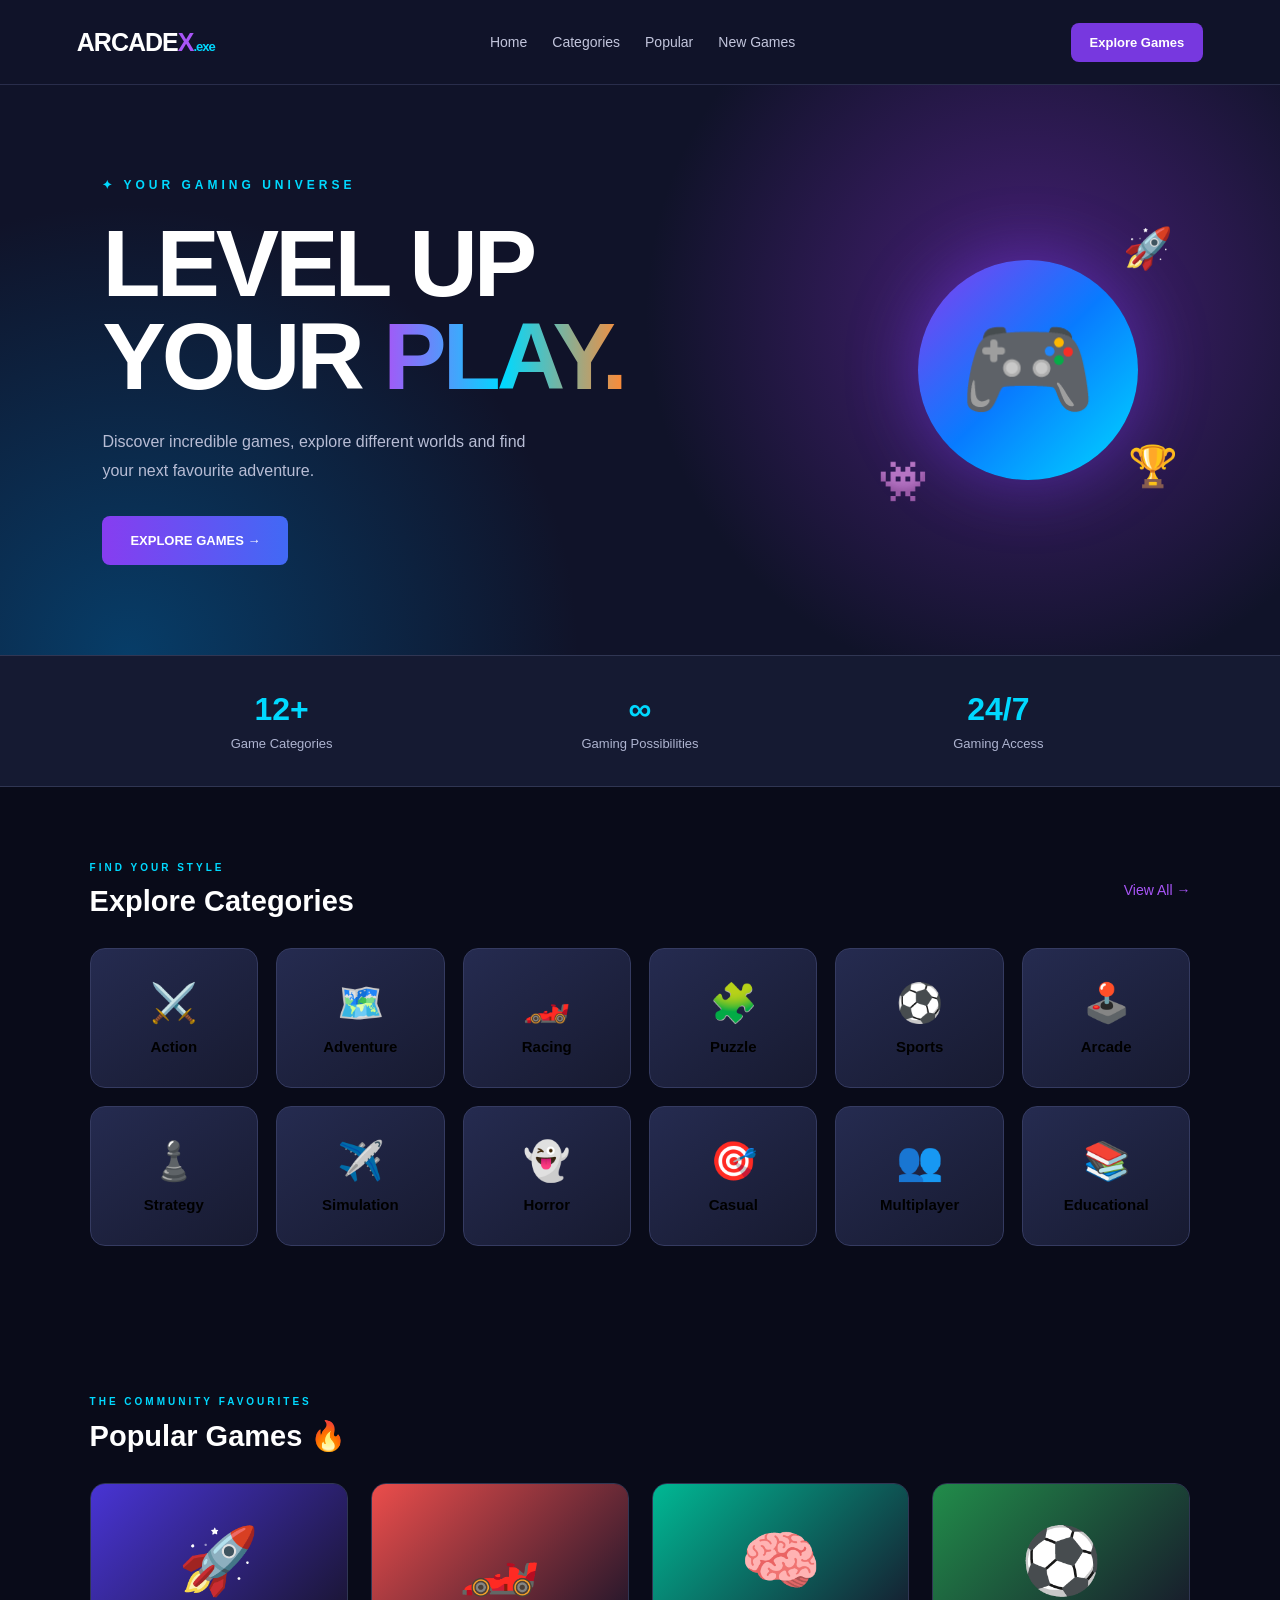
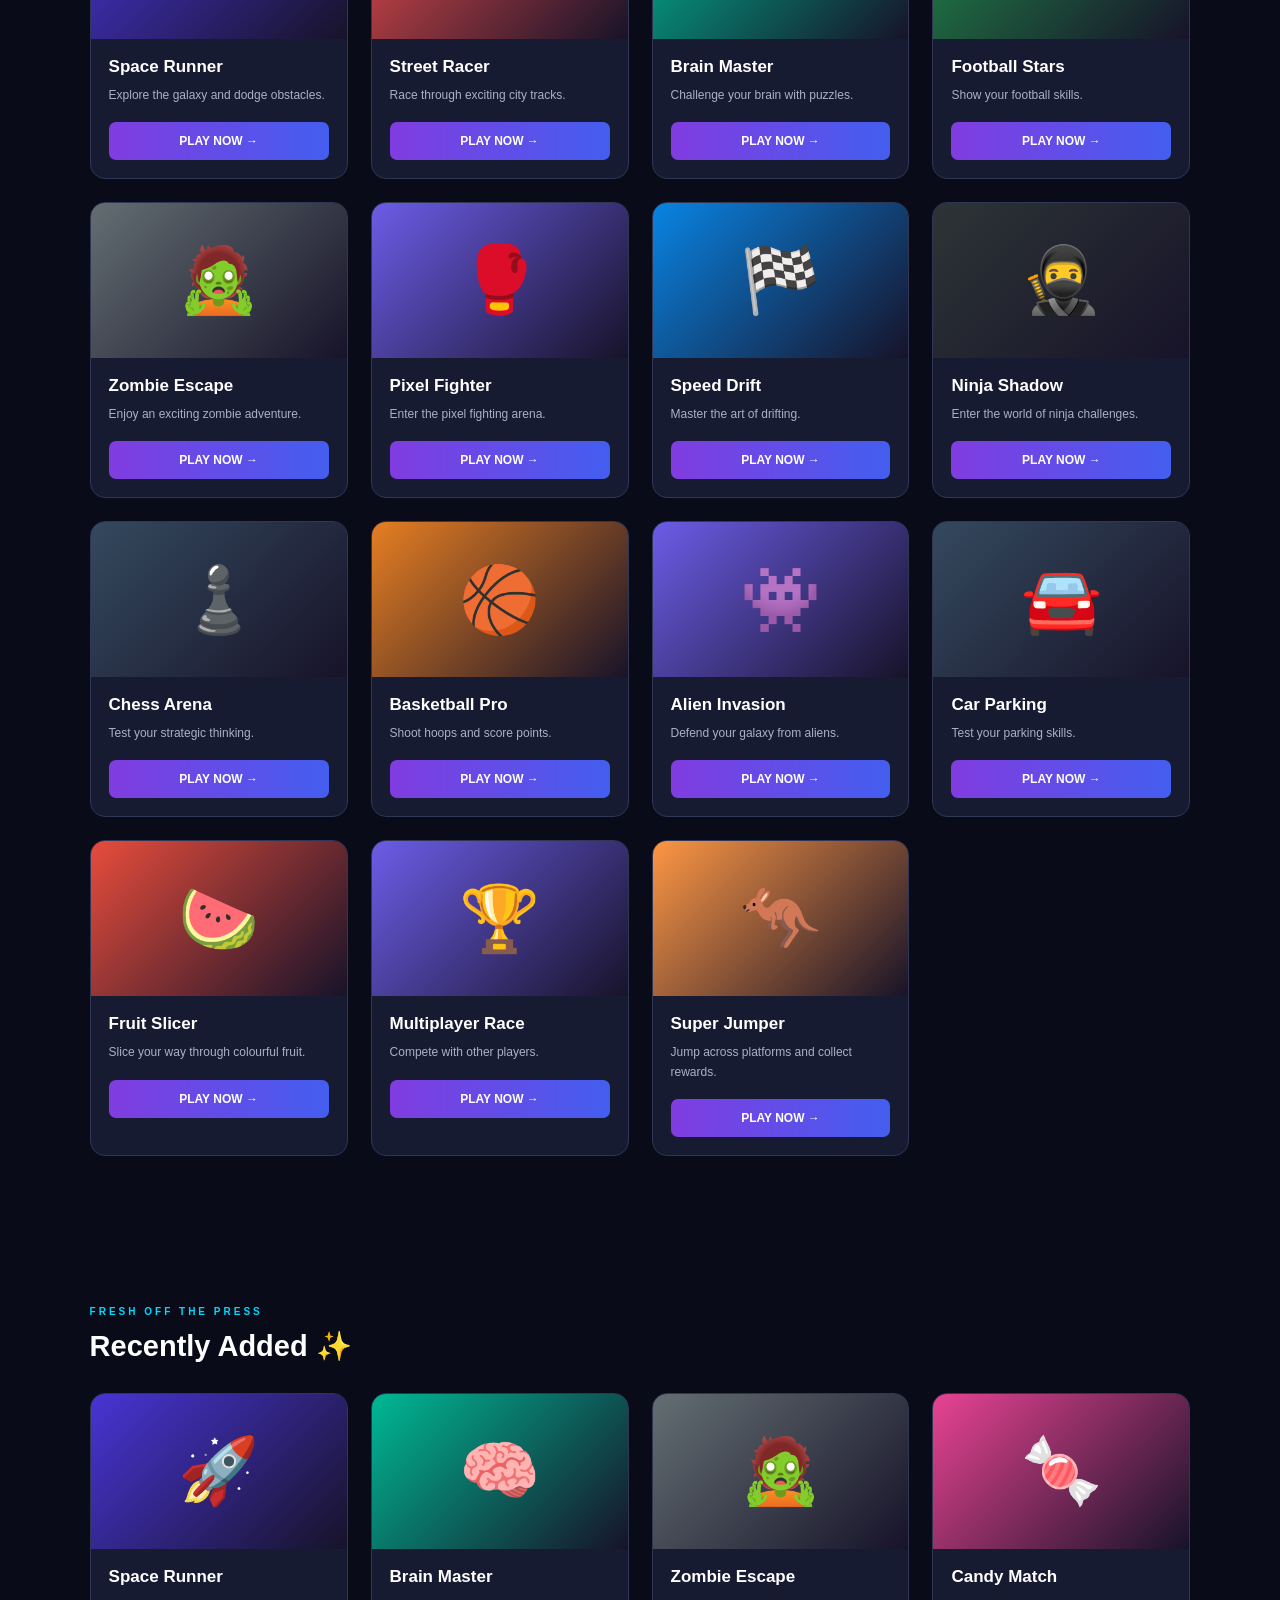
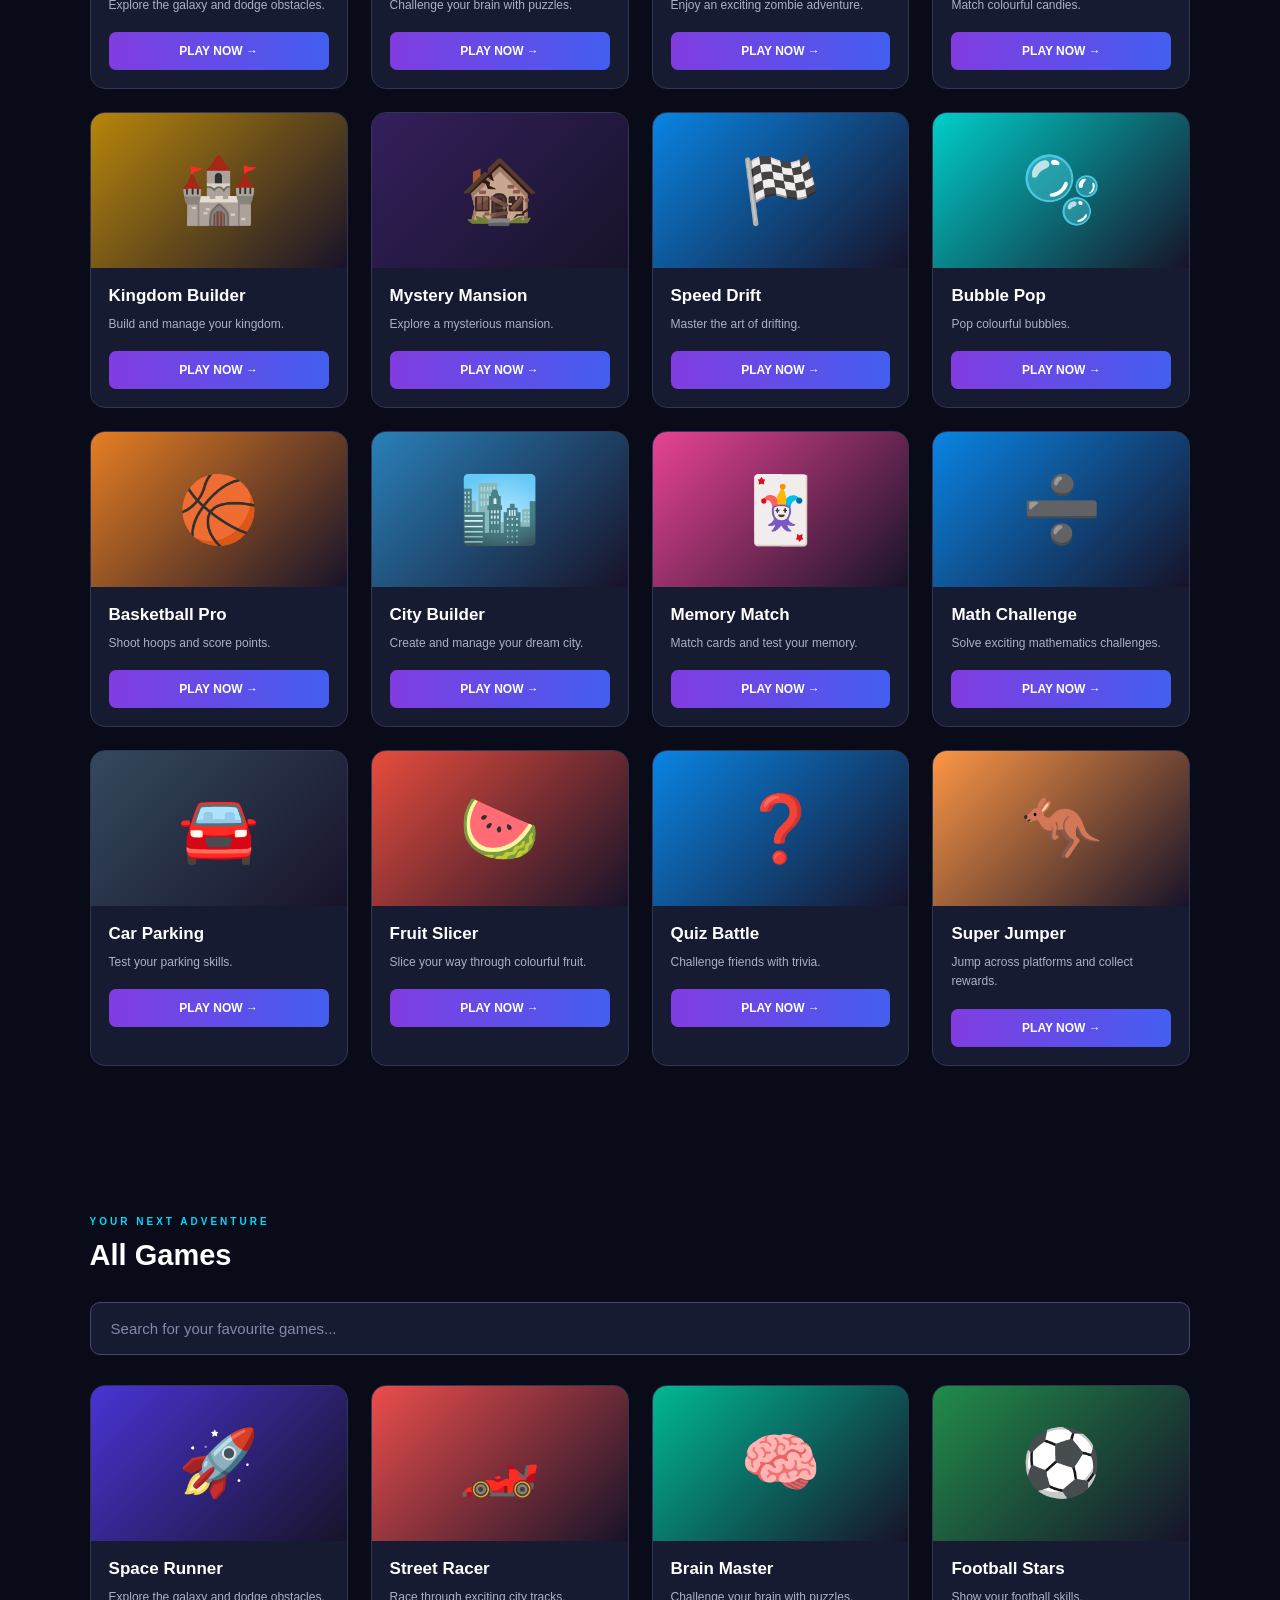
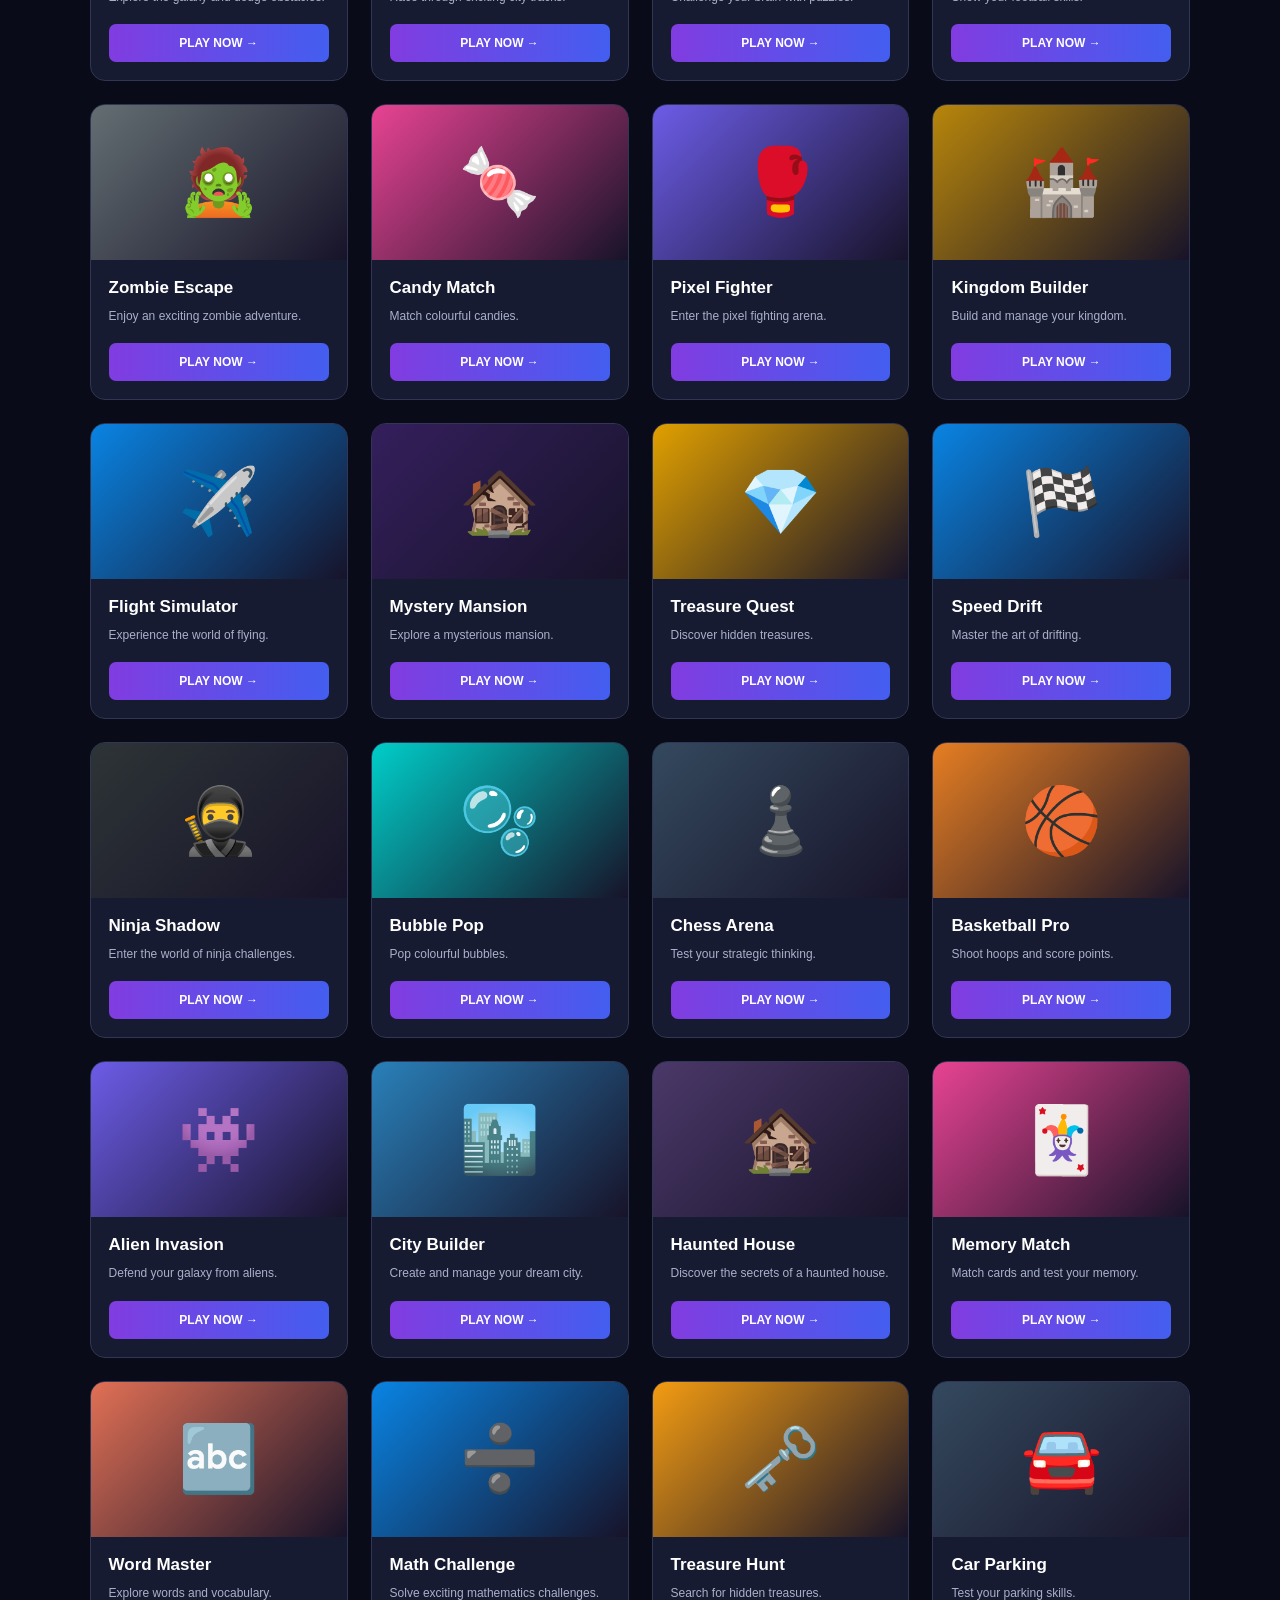
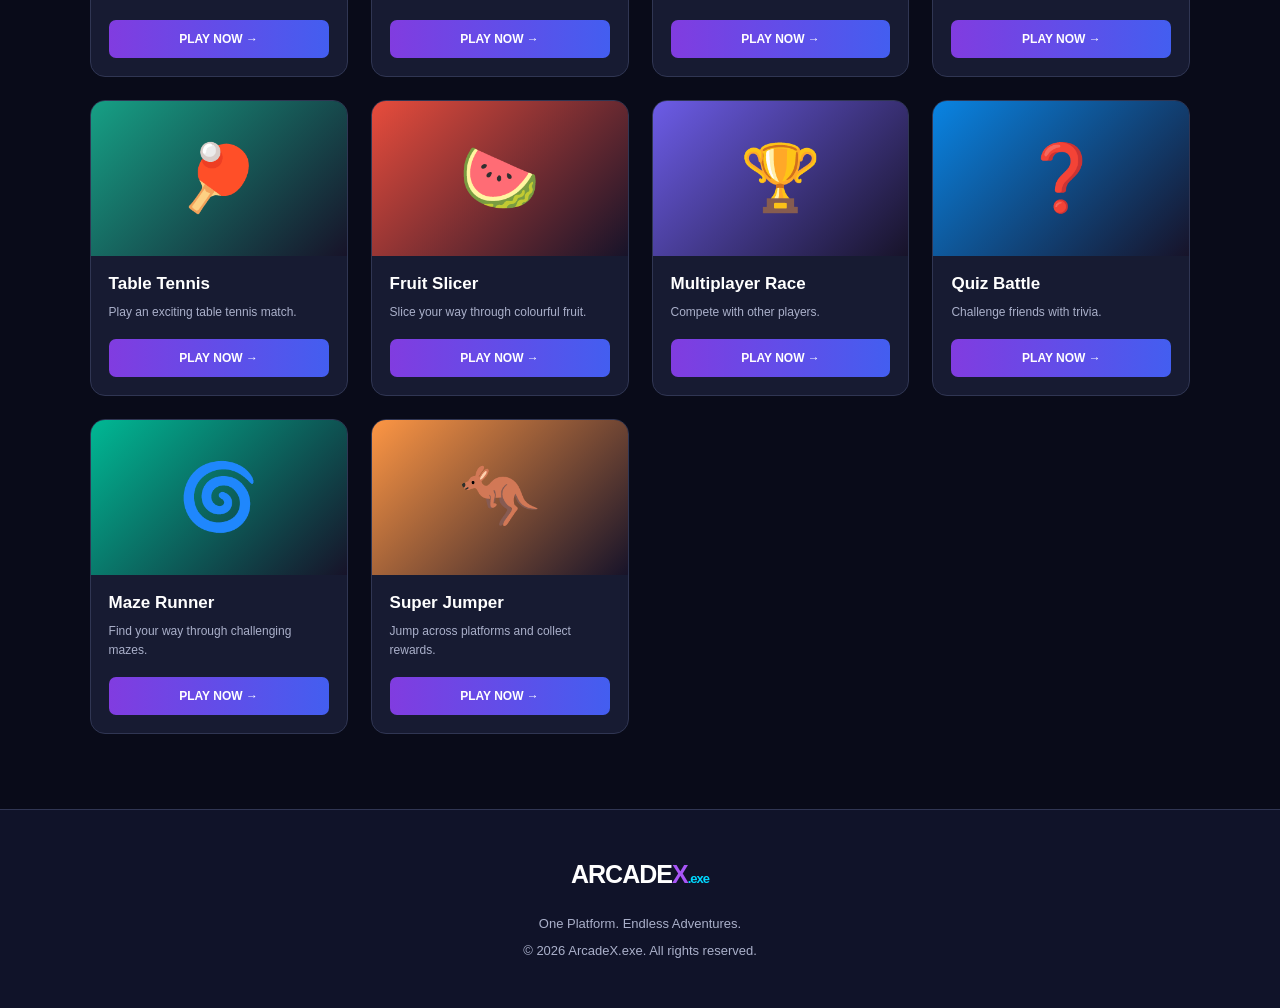
<file: index.html>
<!DOCTYPE html>
<html lang="en">
<head>
    <meta charset="UTF-8">
    <meta name="viewport" content="width=device-width, initial-scale=1.0">

    <title>ArcadeX.exe | The Gaming Universe</title>

    <meta name="description" content="Discover, explore and play exciting online games at ArcadeX.exe.">

    <link rel="stylesheet" href="style.css">
</head>

<body>

    <!-- NAVIGATION -->

    <header class="navbar">

        <a href="index.html" class="logo">
            ARCADE<span>X</span><small>.exe</small>
        </a>

        <nav>
            <a href="index.html">Home</a>
            <a href="#categories">Categories</a>
            <a href="#popular">Popular</a>
            <a href="#new-games">New Games</a>
        </nav>

        <a href="#all-games" class="header-button">
            Explore Games
        </a>

    </header>


    <!-- MAIN HOMEPAGE -->

    <main>

        <section class="hero">

            <div class="hero-content">

                <span class="hero-label">
                    ✦ YOUR GAMING UNIVERSE
                </span>

                <h1>
                    LEVEL UP<br>
                    YOUR <span>PLAY.</span>
                </h1>

                <p>
                    Discover incredible games, explore different worlds
                    and find your next favourite adventure.
                </p>

                <a href="#all-games" class="main-button">
                    EXPLORE GAMES →
                </a>

            </div>

            <div class="hero-art">
                <div class="hero-orb">🎮</div>
                <span class="floating-icon icon-one">🚀</span>
                <span class="floating-icon icon-two">👾</span>
                <span class="floating-icon icon-three">🏆</span>
            </div>

        </section>


        <!-- QUICK STATISTICS -->

        <section class="stats">

            <div>
                <h2>12+</h2>
                <p>Game Categories</p>
            </div>

            <div>
                <h2>∞</h2>
                <p>Gaming Possibilities</p>
            </div>

            <div>
                <h2>24/7</h2>
                <p>Gaming Access</p>
            </div>

        </section>


        <!-- CATEGORIES -->

        <section id="categories" class="section">

            <div class="section-heading">
                <div>
                    <span class="section-label">FIND YOUR STYLE</span>
                    <h2>Explore Categories</h2>
                </div>

                <a href="#all-games">View All →</a>
            </div>

            <div id="category-grid" class="category-grid">
            </div>

        </section>


        <!-- POPULAR GAMES -->

        <section id="popular" class="section">

            <div class="section-heading">
                <div>
                    <span class="section-label">THE COMMUNITY FAVOURITES</span>
                    <h2>Popular Games 🔥</h2>
                </div>
            </div>

            <div id="popular-games" class="game-grid">
            </div>

        </section>


        <!-- NEW GAMES -->

        <section id="new-games" class="section">

            <div class="section-heading">
                <div>
                    <span class="section-label">FRESH OFF THE PRESS</span>
                    <h2>Recently Added ✨</h2>
                </div>
            </div>

            <div id="new-games-grid" class="game-grid">
            </div>

        </section>


        <!-- ALL GAMES -->

        <section id="all-games" class="section">

            <div class="section-heading">
                <div>
                    <span class="section-label">YOUR NEXT ADVENTURE</span>
                    <h2>All Games</h2>
                </div>
            </div>

            <input
                type="search"
                id="game-search"
                placeholder="Search for your favourite games..."
            >

            <div id="all-games-grid" class="game-grid">
            </div>

        </section>

    </main>


    <!-- FOOTER -->

    <footer>

        <a href="index.html" class="logo">
            ARCADE<span>X</span><small>.exe</small>
        </a>

        <p>One Platform. Endless Adventures.</p>

        <p>© 2026 ArcadeX.exe. All rights reserved.</p>

    </footer>


    <script src="script.js"></script>

</body>
</html>
</file>
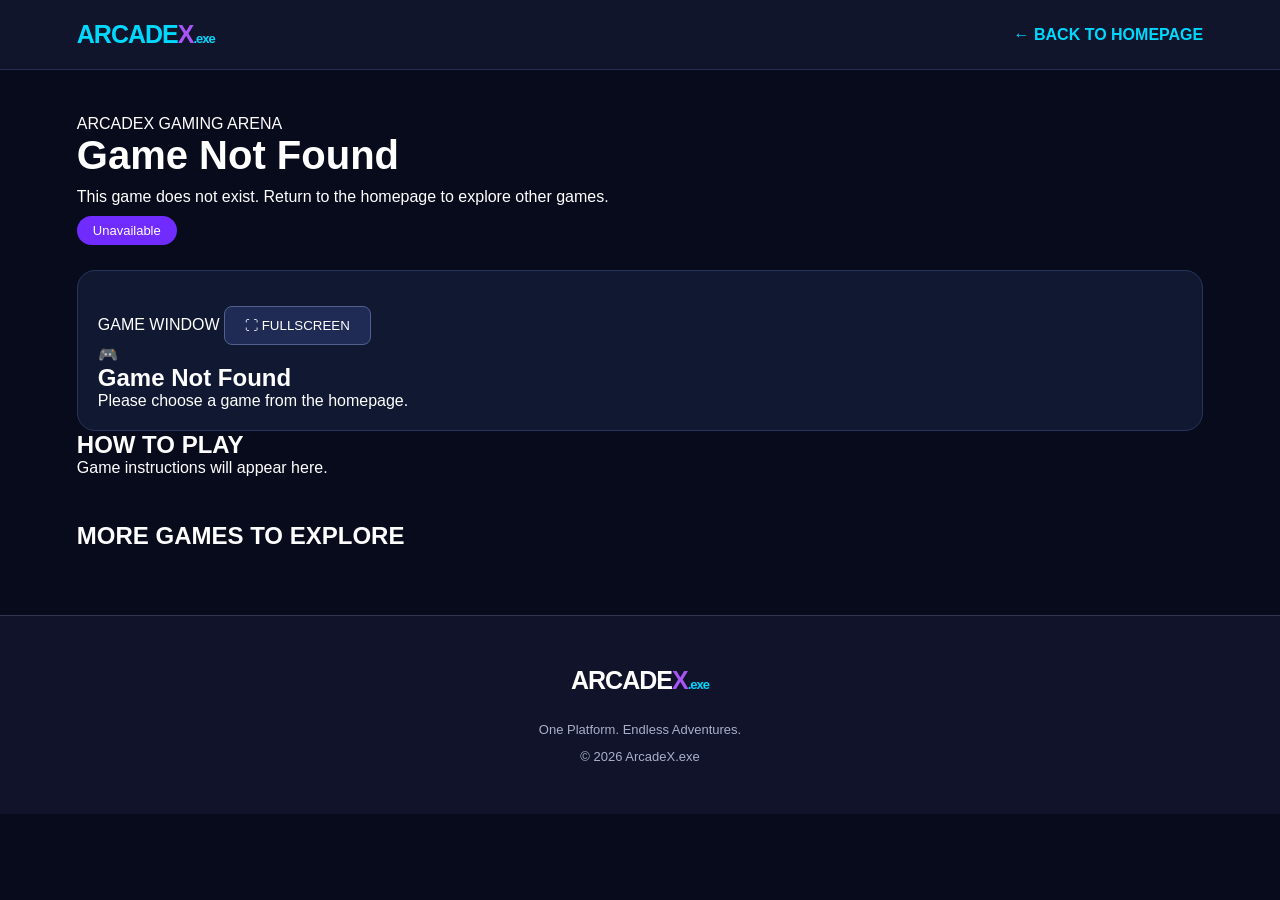
<file: game.html>
<!DOCTYPE html>
<html lang="en">

<head>
    <meta charset="UTF-8">

    <meta name="viewport"
          content="width=device-width, initial-scale=1.0">

    <title>Play Game | ArcadeX.exe</title>

    <link rel="stylesheet" href="style.css">
</head>

<body class="individual-game-page">

    <!-- GAME NAVIGATION -->

    <header class="game-navbar">

        <a href="index.html" class="logo">
            ARCADE<span>X</span><small>.exe</small>
        </a>

        <a href="index.html" class="back-home">
            ← BACK TO HOMEPAGE
        </a>

    </header>


    <!-- GAME INFORMATION -->

    <main class="game-container">

        <div class="game-top">

            <span class="game-label">
                ARCADEX GAMING ARENA
            </span>

            <h1 id="game-title">
                Loading Game...
            </h1>

            <p id="game-description">
                Preparing your gaming experience...
            </p>

            <span id="game-category"></span>

        </div>


        <!-- GAME PLAYING AREA -->

        <section class="playing-section">

            <div class="playing-header">

                <span>GAME WINDOW</span>

                <button id="fullscreen-button">
                    ⛶ FULLSCREEN
                </button>

            </div>

            <div id="game-screen">

                <div id="game-content">

                    <div class="game-loading-icon">
                        🎮
                    </div>

                    <h2 id="game-screen-title">
                        Ready to Play?
                    </h2>

                    <p id="game-screen-description">
                        Your next adventure is waiting.
                    </p>

                    <button id="start-button">
                        START GAME →
                    </button>

                </div>

            </div>

        </section>


        <!-- GAME INSTRUCTIONS -->

        <section class="instructions-section">

            <h2>HOW TO PLAY</h2>

            <p id="game-instructions">
                Game instructions will appear here.
            </p>

        </section>


        <!-- RELATED GAMES -->

        <section class="related-section">

            <h2>MORE GAMES TO EXPLORE</h2>

            <div id="related-games" class="game-grid">

            </div>

        </section>

    </main>


    <!-- FOOTER -->

    <footer>

        <a href="index.html" class="logo">
            ARCADE<span>X</span><small>.exe</small>
        </a>

        <p>One Platform. Endless Adventures.</p>

        <p>© 2026 ArcadeX.exe</p>

    </footer>


    <script src="game-page.js"></script>

</body>

</html>
</file>
<file: style.css>
/* =========================
   ARCADEX.EXE - MAIN DESIGN
========================= */

* {
    margin: 0;
    padding: 0;
    box-sizing: border-box;
}

html {
    scroll-behavior: smooth;
}

body {
    background: #090b19;
    color: #ffffff;
    font-family: Arial, sans-serif;
    overflow-x: hidden;
}

a {
    text-decoration: none;
    color: inherit;
}

/* NAVIGATION */

.navbar {
    min-height: 85px;
    padding: 18px 6%;
    display: flex;
    align-items: center;
    justify-content: space-between;
    gap: 25px;
    background: #101329;
    border-bottom: 1px solid #292d4b;
}

.logo {
    font-size: 25px;
    font-weight: 900;
    letter-spacing: -1px;
    white-space: nowrap;
}

.logo span {
    color: #a855f7;
}

.logo small {
    color: #00d9ff;
    font-size: 13px;
}

.navbar nav {
    display: flex;
    gap: 25px;
    flex-wrap: wrap;
}

.navbar nav a {
    color: #c2c5dc;
    font-size: 14px;
    transition: 0.3s;
}

.navbar nav a:hover {
    color: #00d9ff;
}

.header-button {
    padding: 12px 19px;
    border-radius: 8px;
    background: #7738df;
    font-size: 13px;
    font-weight: bold;
    transition: 0.3s;
}

.header-button:hover {
    background: #00a9e8;
    box-shadow: 0 0 20px #00a9e855;
}

/* HERO SECTION */

.hero {
    min-height: 510px;
    padding: 90px 8%;
    display: flex;
    align-items: center;
    justify-content: space-between;
    gap: 40px;

    background:
        radial-gradient(
            circle at 80% 40%,
            #482078 0%,
            transparent 35%
        ),
        radial-gradient(
            circle at 10% 100%,
            #073d68 0%,
            transparent 35%
        ),
        #101329;
}

.hero-content {
    max-width: 600px;
}

.hero-label {
    display: inline-block;
    color: #00d9ff;
    font-size: 12px;
    font-weight: bold;
    letter-spacing: 4px;
    margin-bottom: 25px;
}

.hero h1 {
    font-size: clamp(55px, 8vw, 95px);
    line-height: 0.98;
    font-weight: 900;
    letter-spacing: -4px;
}

.hero h1 span {
    background: linear-gradient(
        90deg,
        #a855f7,
        #00d9ff,
        #ff8a36
    );

    -webkit-background-clip: text;
    background-clip: text;
    color: transparent;
}

.hero-content > p {
    max-width: 450px;
    color: #b8bdd5;
    line-height: 1.8;
    margin-top: 25px;
    font-size: 16px;
}

.main-button {
    display: inline-block;
    margin-top: 30px;
    padding: 17px 28px;
    background: linear-gradient(90deg, #873df0, #4169f5);
    border-radius: 8px;
    font-weight: bold;
    font-size: 13px;
    transition: 0.3s;
}

.main-button:hover {
    transform: translateY(-5px);
    box-shadow: 0 0 30px #873df088;
}

/* HERO ART */

.hero-art {
    width: 300px;
    height: 300px;
    position: relative;
    display: flex;
    justify-content: center;
    align-items: center;
}

.hero-orb {
    width: 220px;
    height: 220px;
    display: flex;
    justify-content: center;
    align-items: center;
    font-size: 110px;
    border-radius: 50%;

    background: linear-gradient(
        135deg,
        #873df0,
        #087bff,
        #00d9ff
    );

    box-shadow: 0 0 70px #743df077;
    animation: float 4s ease-in-out infinite;
}

.floating-icon {
    position: absolute;
    font-size: 40px;
    animation: float 3s ease-in-out infinite;
}

.icon-one {
    top: 5px;
    right: 5px;
}

.icon-two {
    bottom: 15px;
    left: 0;
}

.icon-three {
    bottom: 30px;
    right: 0;
}

@keyframes float {
    0%, 100% {
        transform: translateY(0);
    }

    50% {
        transform: translateY(-15px);
    }
}

/* STATISTICS */

.stats {
    display: grid;
    grid-template-columns: repeat(3, 1fr);
    padding: 35px 8%;
    background: #151a32;
    border-top: 1px solid #303653;
    border-bottom: 1px solid #303653;
    text-align: center;
}

.stats h2 {
    font-size: 32px;
    color: #00d9ff;
    margin-bottom: 8px;
}

.stats p {
    color: #aeb4d0;
    font-size: 13px;
}

/* GENERAL SECTIONS */

.section {
    padding: 75px 7%;
}

.section-heading {
    display: flex;
    justify-content: space-between;
    align-items: center;
    margin-bottom: 30px;
    gap: 15px;
}

.section-label {
    display: block;
    color: #00d9ff;
    font-size: 10px;
    font-weight: bold;
    letter-spacing: 3px;
    margin-bottom: 12px;
}

.section-heading h2 {
    font-size: 29px;
}

.section-heading > a {
    color: #a855f7;
    font-size: 14px;
}

/* CATEGORIES */

.category-grid {
    display: grid;
    grid-template-columns: repeat(
        auto-fit,
        minmax(145px, 1fr)
    );
    gap: 18px;
}

.category-card {
    min-height: 140px;
    padding: 25px 15px;
    background: linear-gradient(
        145deg,
        #252b50,
        #171a30
    );

    border: 1px solid #353b61;
    border-radius: 15px;
    text-align: center;
    cursor: pointer;
    transition: 0.3s;
}

.category-card:hover {
    transform: translateY(-7px);
    border-color: #00d9ff;
    box-shadow: 0 0 25px #00d9ff33;
}

.category-icon {
    font-size: 38px;
    margin-bottom: 13px;
}

.category-card h3 {
    font-size: 15px;
}

/* GAME COLLECTIONS */

.game-grid {
    display: grid;
    grid-template-columns: repeat(
        auto-fit,
        minmax(210px, 1fr)
    );
    gap: 23px;
}

.game-card {
    background: #171b32;
    border: 1px solid #303653;
    border-radius: 15px;
    overflow: hidden;
    transition: 0.3s;
}

.game-card:hover {
    transform: translateY(-8px);
    border-color: #a855f7;
    box-shadow: 0 10px 30px #a855f733;
}

.game-art {
    height: 155px;
    display: flex;
    align-items: center;
    justify-content: center;
    font-size: 65px;
}

.game-info {
    padding: 18px;
}

.game-info h3 {
    font-size: 17px;
    margin-bottom: 9px;
}

.game-info p {
    color: #aab0ca;
    font-size: 12px;
    line-height: 1.6;
    margin-bottom: 17px;
}

.game-info a {
    display: block;
    padding: 12px;
    text-align: center;
    background: linear-gradient(
        90deg,
        #813ce0,
        #435ef0
    );

    border-radius: 7px;
    font-size: 12px;
    font-weight: bold;
    transition: 0.3s;
}

.game-info a:hover {
    background: #00a9e8;
}

/* SEARCH */

#game-search {
    width: 100%;
    padding: 17px 20px;
    margin-bottom: 30px;
    background: #171b32;
    border: 1px solid #42496c;
    border-radius: 10px;
    color: white;
    font-size: 15px;
    outline: none;
}

#game-search:focus {
    border-color: #00d9ff;
    box-shadow: 0 0 15px #00d9ff33;
}

#game-search::placeholder {
    color: #8289a9;
}

/* FOOTER */

footer {
    padding: 50px 20px;
    text-align: center;
    background: #101329;
    border-top: 1px solid #303653;
}

footer .logo {
    display: inline-block;
    margin-bottom: 15px;
}

footer p {
    color: #aab0ca;
    font-size: 13px;
    margin-top: 12px;
}

/* MOBILE DESIGN */

@media (max-width: 750px) {

    .navbar {
        flex-direction: column;
        padding: 22px 15px;
    }

    .navbar nav {
        justify-content: center;
        gap: 18px;
    }

    .hero {
        flex-direction: column;
        text-align: center;
        padding: 75px 6%;
    }

    .hero-content > p {
        margin-left: auto;
        margin-right: auto;
    }

    .hero-art {
        width: 250px;
        height: 250px;
    }

    .hero-orb {
        width: 175px;
        height: 175px;
        font-size: 85px;
    }

    .stats {
        padding: 30px 10px;
    }

    .stats h2 {
        font-size: 25px;
    }

    .stats p {
        font-size: 11px;
    }

    .section {
        padding: 55px 5%;
    }

    .game-grid {
        grid-template-columns: repeat(2, minmax(0, 1fr));
        gap: 13px;
    }

    .game-art {
        height: 115px;
        font-size: 45px;
    }

    .game-info {
        padding: 12px;
    }

    .game-info h3 {
        font-size: 14px;
    }

    .section-heading h2 {
        font-size: 23px;
    }
}

@media (max-width: 380px) {

    .game-grid {
        grid-template-columns: 1fr;
    }

}
/* INDIVIDUAL GAME PAGE */

.individual-game-page {
  min-height: 100vh;
  background: #080b1c;
  color: white;
}

.game-navbar {
  display: flex;
  justify-content: space-between;
  align-items: center;
  padding: 20px 6%;
  background: #10152b;
  border-bottom: 1px solid #252d50;
}

.game-navbar a {
  color: #00d9ff;
  text-decoration: none;
  font-weight: bold;
}

.game-container {
  width: 88%;
  max-width: 1200px;
  margin: 45px auto;
}

.game-top {
  margin-bottom: 25px;
}

.game-top h1 {
  font-size: 2.5rem;
  margin-bottom: 10px;
}

#game-category {
  display: inline-block;
  background: #702cff;
  padding: 7px 16px;
  border-radius: 20px;
  font-size: 13px;
  margin-top: 10px;
}

.playing-section {
  background: #111831;
  padding: 20px;
  border-radius: 18px;
  border: 1px solid #29345e;
}

.game-screen {
  min-height: 350px;
  background: radial-gradient(circle, #202b55, #080b1c 75%);
  border: 2px solid #613cff;
  border-radius: 15px;
  display: flex;
  flex-direction: column;
  justify-content: center;
  align-items: center;
  text-align: center;
  padding: 30px;
}

.game-screen h2 {
  font-size: 2rem;
  margin-bottom: 15px;
}

.game-screen p {
  color: #c4c9df;
  max-width: 500px;
  line-height: 1.7;
}

#start-button {
  background: linear-gradient(90deg, #713bff, #00bfff);
  color: white;
  border: none;
  padding: 15px 35px;
  border-radius: 30px;
  font-size: 15px;
  font-weight: bold;
  cursor: pointer;
  margin-top: 25px;
}

#start-button:hover {
  transform: scale(1.06);
}

#fullscreen-button {
  background: #202b55;
  color: white;
  border: 1px solid #52608e;
  padding: 11px 20px;
  border-radius: 8px;
  cursor: pointer;
  margin-top: 15px;
}

.game-instructions {
  margin-top: 35px;
  line-height: 1.8;
  color: #c4c9df;
}

.game-instructions h2 {
  color: white;
  margin-bottom: 10px;
}

.related-section {
  margin-top: 45px;
}

#related-games {
  display: grid;
  grid-template-columns: repeat(auto-fit, minmax(180px, 1fr));
  gap: 20px;
  margin-top: 20px;
}

#related-games .game-card {
  text-decoration: none;
  color: white;
}

@media (max-width: 600px) {
  .game-container {
    width: 92%;
    margin: 25px auto;
  }

  .game-top h1 {
    font-size: 1.8rem;
  }

  .game-screen {
    min-height: 280px;
    padding: 20px;
  }

  .game-navbar {
    padding: 16px 4%;
  }
}
/* SPACE RUNNER GAME */

.space-game {
  width: 100%;
  text-align: center;
}

.space-score {
  color: #ffffff;
  font-size: 20px;
  font-weight: bold;
  margin-bottom: 15px;
}

#space-canvas {
  display: block;
  width: 100%;
  max-width: 700px;
  height: auto;
  margin: 0 auto;
  background: #080b25;
  border: 2px solid #00d9ff;
  border-radius: 12px;
  touch-action: none;
}

.space-help {
  color: #c4c9df;
  line-height: 1.6;
  margin: 15px auto;
  max-width: 550px;
}

#restart-space {
  background: linear-gradient(90deg, #713bff, #00bfff);
  color: white;
  border: none;
  padding: 13px 28px;
  border-radius: 25px;
  font-weight: bold;
  cursor: pointer;
  margin-top: 10px;
}

#restart-space:hover {
  transform: scale(1.05);
}

@media (max-width: 600px) {
  .space-score {
    font-size: 17px;
  }

  .space-help {
    font-size: 13px;
  }
}
/* MEMORY MATCH GAME */

.memory-game {
  width: 100%;
  max-width: 650px;
  margin: 0 auto;
  text-align: center;
}

.memory-stats {
  display: grid;
  grid-template-columns: repeat(3, 1fr);
  gap: 10px;
  margin-bottom: 25px;
}

.memory-stats div {
  background: #202b55;
  padding: 14px 8px;
  border-radius: 10px;
  color: #ffffff;
  font-weight: bold;
}

.memory-grid {
  display: grid;
  grid-template-columns: repeat(4, 1fr);
  gap: 12px;
}

.memory-card {
  aspect-ratio: 1;
  border: 2px solid #713bff;
  border-radius: 12px;
  background: linear-gradient(135deg, #713bff, #00bfff);
  color: white;
  font-size: 35px;
  font-weight: bold;
  cursor: pointer;
  transition: transform 0.2s, background 0.2s;
}

.memory-card:hover {
  transform: scale(1.05);
}

.memory-card.flipped {
  background: #ffffff;
  color: #111831;
  border-color: #00d9ff;
}

.memory-card.matched {
  background: #087f5b;
  border-color: #20e3a2;
  cursor: default;
}

#memory-message {
  color: #00d9ff;
  margin: 25px 0 15px;
}

#memory-restart {
  background: linear-gradient(90deg, #713bff, #00bfff);
  color: white;
  border: none;
  padding: 13px 28px;
  border-radius: 25px;
  font-weight: bold;
  cursor: pointer;
}

@media (max-width: 500px) {
  .memory-grid {
    gap: 8px;
  }

  .memory-card {
    font-size: 25px;
  }

  .memory-stats {
    font-size: 12px;
  }
}
/* CANDY MATCH GAME */

.candy-game {
  width: 100%;
  max-width: 550px;
  margin: 0 auto;
  text-align: center;
}

.candy-stats {
  display: flex;
  justify-content: space-between;
  gap: 12px;
  margin-bottom: 20px;
}

.candy-stats div {
  flex: 1;
  background: linear-gradient(135deg, #702cff, #087fbb);
  padding: 14px;
  border-radius: 12px;
  color: white;
  font-weight: bold;
}

.candy-board {
  display: grid;
  grid-template-columns: repeat(7, 1fr);
  gap: 6px;
  background: #151d3b;
  padding: 10px;
  border: 2px solid #713bff;
  border-radius: 15px;
}

.candy-cell {
  aspect-ratio: 1;
  min-width: 0;
  border: none;
  border-radius: 9px;
  background: #26345e;
  font-size: clamp(17px, 4vw, 30px);
  cursor: pointer;
  transition: transform 0.15s, background 0.15s;
}

.candy-cell:hover {
  transform: scale(1.08);
  background: #394b7c;
}

.candy-cell.selected-candy {
  background: #713bff;
  outline: 3px solid #00d9ff;
  transform: scale(1.08);
}

#candy-message {
  color: #00d9ff;
  margin: 20px 0;
}

#candy-restart {
  background: linear-gradient(90deg, #ff4da6, #713bff);
  color: white;
  border: none;
  padding: 14px 30px;
  border-radius: 25px;
  font-weight: bold;
  cursor: pointer;
}

@media (max-width: 500px) {
  .candy-board {
    gap: 4px;
    padding: 6px;
  }

  .candy-stats {
    font-size: 12px;
  }
}
/* BRAIN MASTER GAME */

.brain-game {
  width: 100%;
  max-width: 750px;
  margin: 20px auto;
  padding: 25px;
  background: linear-gradient(145deg, #171936, #25204b);
  border: 1px solid rgba(160, 120, 255, 0.35);
  border-radius: 18px;
  color: white;
  text-align: center;
}

.brain-stats {
  display: flex;
  justify-content: space-between;
  flex-wrap: wrap;
  gap: 12px;
  margin-bottom: 20px;
  color: #c9b8ff;
  font-weight: bold;
}

.brain-progress {
  height: 9px;
  background: #39345d;
  border-radius: 20px;
  overflow: hidden;
  margin-bottom: 30px;
}

.brain-progress div {
  height: 100%;
  background: linear-gradient(90deg, #8b5cf6, #22d3ee);
  transition: width 0.3s ease;
}

.brain-game h2 {
  margin-bottom: 25px;
  font-size: 24px;
}

.brain-options {
  display: grid;
  grid-template-columns: repeat(2, 1fr);
  gap: 15px;
}

.brain-options button,
#brain-next,
#brain-replay {
  padding: 15px;
  border: 1px solid #7657d8;
  border-radius: 12px;
  background: #30265c;
  color: white;
  font-size: 16px;
  font-weight: bold;
  cursor: pointer;
  transition: 0.2s;
}

.brain-options button:hover:not(:disabled),
#brain-next:hover:not(:disabled),
#brain-replay:hover {
  background: #7657d8;
  transform: translateY(-2px);
}

.brain-options button:disabled {
  cursor: not-allowed;
  opacity: 0.8;
}

.brain-options button.correct-answer {
  background: #087f50;
  border-color: #20e69a;
}

.brain-options button.wrong-answer {
  background: #9f263d;
  border-color: #ff647e;
}

#brain-feedback {
  min-height: 25px;
  margin: 22px 0;
  color: #22d3ee;
  font-weight: bold;
}

#brain-next,
#brain-replay {
  min-width: 180px;
  background: linear-gradient(90deg, #7c3aed, #2563eb);
}

#brain-next:disabled {
  opacity: 0.4;
  cursor: not-allowed;
}

.brain-results {
  padding: 35px 15px;
  text-align: center;
  color: white;
}

.brain-results h1 {
  color: #facc15;
  margin-bottom: 20px;
}

.brain-results h2 {
  color: #22d3ee;
  font-size: 30px;
}

.brain-results p {
  margin: 20px 0;
}

@media (max-width: 500px) {
  .brain-game {
    padding: 18px;
  }

  .brain-stats {
    justify-content: center;
    font-size: 13px;
  }

  .brain-game h2 {
    font-size: 20px;
  }

  .brain-options {
    grid-template-columns: 1fr;
  }
}
</file>
